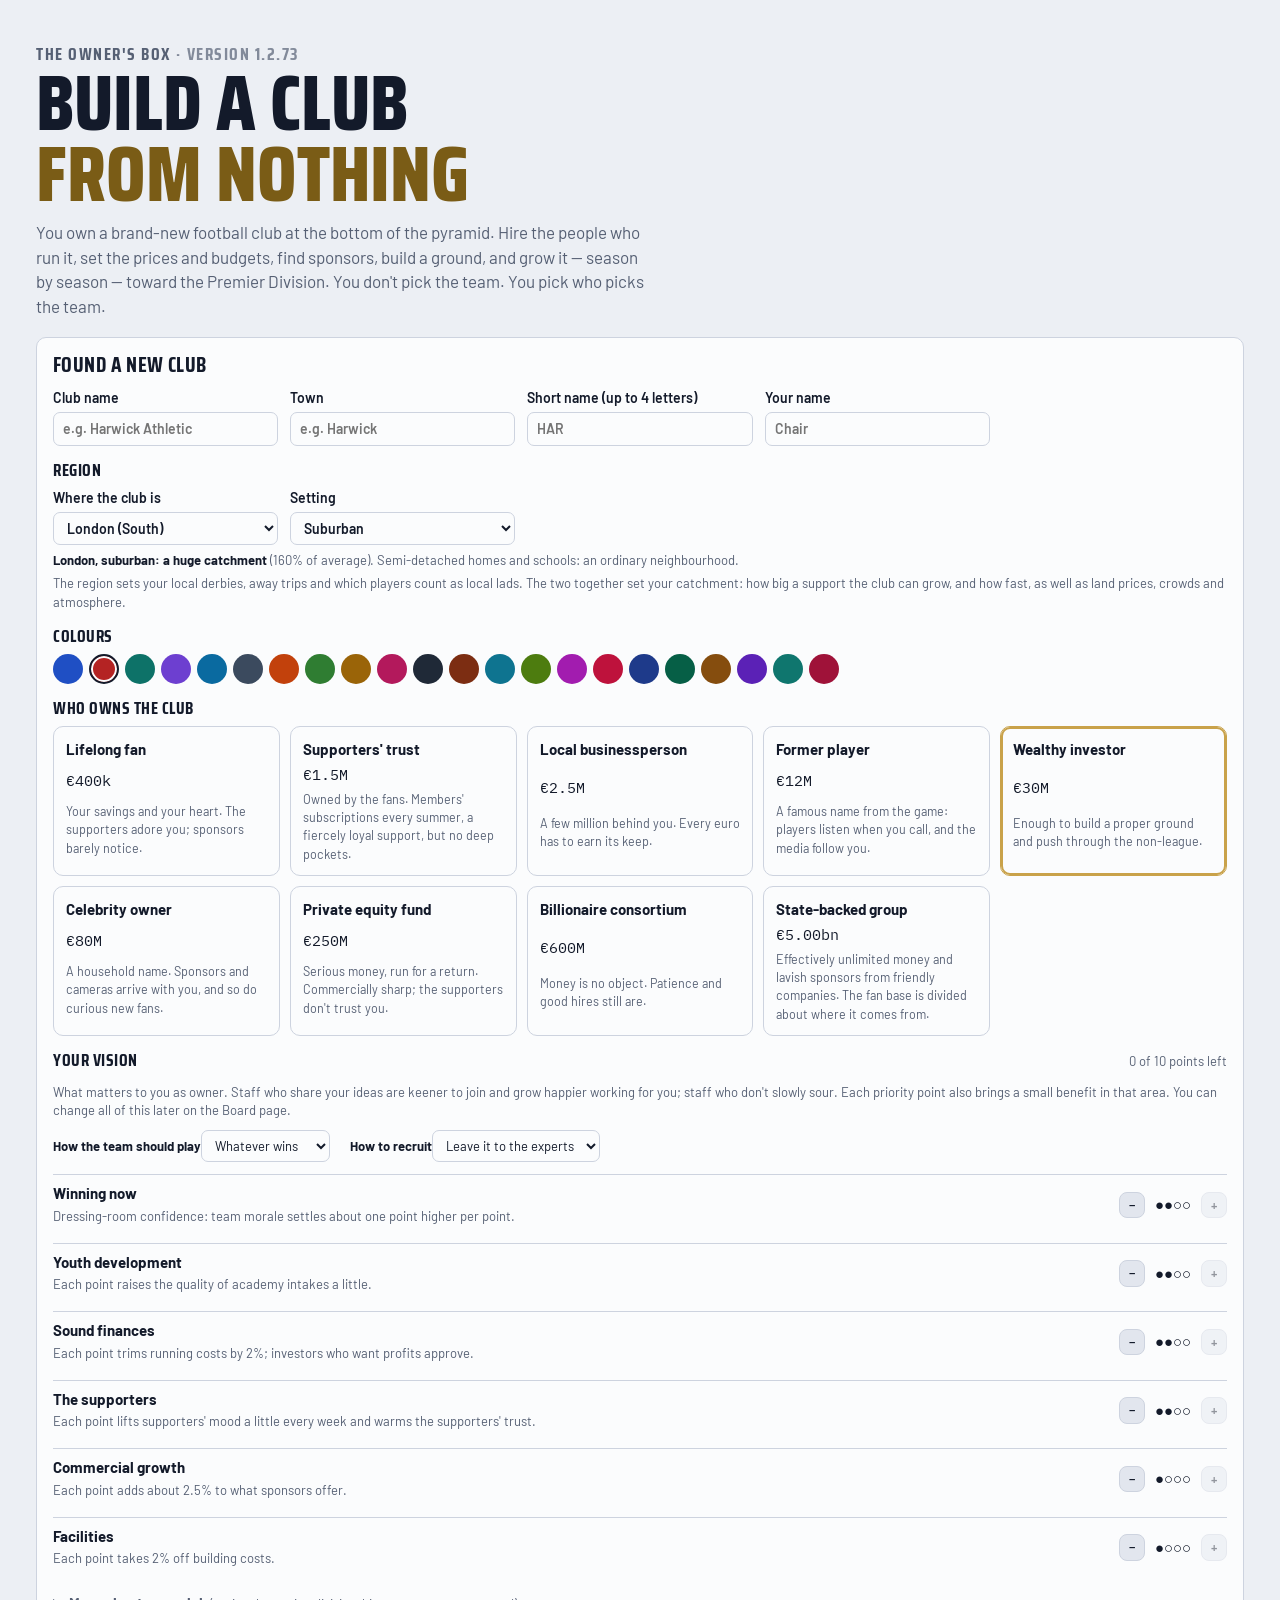
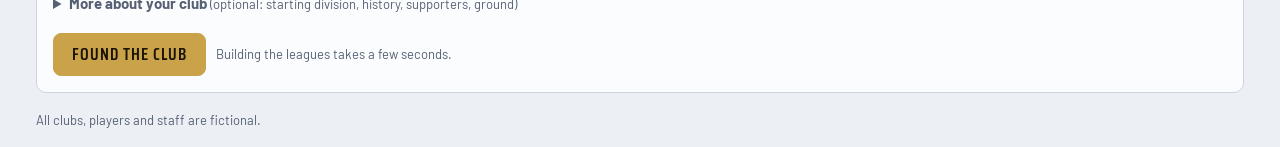
<file: index.html>
<!doctype html>
<html lang="en">
<head>
<meta charset="utf-8">
<meta name="viewport" content="width=device-width, initial-scale=1, viewport-fit=cover">
<title>The Owner's Box</title>
<meta name="description" content="Own a brand-new football club at the bottom of the pyramid. Hire the staff, set the prices, build the ground, and take it to the top.">
<meta name="theme-color" content="#111a2e">
<meta name="apple-mobile-web-app-capable" content="yes">
<meta name="apple-mobile-web-app-status-bar-style" content="black-translucent">
<meta name="apple-mobile-web-app-title" content="Owner's Box">
<link rel="manifest" href="manifest.webmanifest">
<link rel="icon" href="icon.svg" type="image/svg+xml">
<link rel="apple-touch-icon" href="apple-touch-icon.png">
<link rel="preconnect" href="https://fonts.googleapis.com">
<link rel="preconnect" href="https://fonts.gstatic.com" crossorigin>
<link rel="stylesheet" href="https://fonts.googleapis.com/css2?family=Barlow:wght@400;500;600;700&family=IBM+Plex+Mono:wght@400;600&family=Saira+Condensed:wght@600;700;800&display=swap">
<link rel="stylesheet" href="app.css">
<link rel="stylesheet" href="owner.css">
</head>
<body>
<div id="app"><div class="wrap gut" style="padding-block:40px"><p class="muted">Loading…</p></div></div>
<div id="modal"></div>
<div id="toast" hidden></div>
<div id="busy" class="busy" hidden><div>Working…</div></div>
<script src="js/names.js"></script>
<script src="js/core.js"></script>
<script src="js/staff.js"></script>
<script src="js/club.js"></script>
<script src="js/weather.js"></script>
<script src="js/match.js"></script>
<script src="js/events.js"></script>
<script src="js/cups.js"></script>
<script src="js/owners.js"></script>
<script src="js/board.js"></script>
<script src="js/partners.js"></script>
<script src="js/legends.js"></script>
<script src="js/friendlies.js"></script>
<script src="js/europe.js"></script>
<script src="js/sale.js"></script>
<script src="js/season.js"></script>
<script src="js/market.js"></script>
<script src="js/appeal.js"></script>
<script src="js/ui.js"></script>
<script src="js/ui2.js"></script>
<script src="js/main.js"></script>
</body>
</html>
</file>
<file: app.css>
/* Layout: floodlit-night scoreboard masthead with the Play control, a grass-tinted working surface below.
   Dense, sortable tables carry most of the game; the pitch diagram and live scoreboard are the two set pieces. */
:root{
  --bg:#ebf0e8; --surface:#fbfcf9; --surface-2:#e1e8de; --ink:#14211a; --muted:#56675d; --line:#cdd8cc;
  --board:#10231a; --board-2:#183528; --board-ink:#eaf3ec; --board-muted:#9db5a6;
  --pitch:#2c7a50; --pitch-2:#33845a; --chalk:rgba(255,255,255,.72);
  --accent:#e6a40c; --accent-ink:#875800; --on-accent:#1d1503;
  --win:#1b7f46; --draw:#7b847e; --loss:#bf3a25; --info:#2563a8; --crest-edge:rgba(0,0,0,.25);
  --zone-cc:#1b7f46; --zone-cs:#2563a8; --zone-po:#b07b00; --zone-down:#bf3a25;
  --f-display:"Saira Condensed","Arial Narrow",sans-serif;
  --f-body:"Barlow",system-ui,-apple-system,"Segoe UI",sans-serif;
  --f-mono:"IBM Plex Mono",ui-monospace,Menlo,monospace;
  --r:10px;
}
@media (prefers-color-scheme: dark){:root:not([data-theme="light"]){
  --bg:#0a130f; --surface:#101c16; --surface-2:#172720; --ink:#e3ece6; --muted:#8fa497; --line:#22382c;
  --board:#050b08; --board-2:#0f1f17; --board-ink:#eaf3ec; --board-muted:#86a090;
  --pitch:#1b5b3a; --pitch-2:#1f6341; --chalk:rgba(255,255,255,.55);
  --accent:#f1b52e; --accent-ink:#f1b52e; --on-accent:#1d1503;
  --win:#43c27a; --draw:#9aa39d; --loss:#f06b52; --info:#6ea8ec; --crest-edge:rgba(255,255,255,.25);
  --zone-cc:#43c27a; --zone-cs:#6ea8ec; --zone-po:#e0b040; --zone-down:#f06b52; color-scheme:dark}}
:root[data-theme="dark"]{
  --bg:#0a130f; --surface:#101c16; --surface-2:#172720; --ink:#e3ece6; --muted:#8fa497; --line:#22382c;
  --board:#050b08; --board-2:#0f1f17; --board-ink:#eaf3ec; --board-muted:#86a090;
  --pitch:#1b5b3a; --pitch-2:#1f6341; --chalk:rgba(255,255,255,.55);
  --accent:#f1b52e; --accent-ink:#f1b52e; --on-accent:#1d1503;
  --win:#43c27a; --draw:#9aa39d; --loss:#f06b52; --info:#6ea8ec; --crest-edge:rgba(255,255,255,.25);
  --zone-cc:#43c27a; --zone-cs:#6ea8ec; --zone-po:#e0b040; --zone-down:#f06b52; color-scheme:dark}

*{box-sizing:border-box}
[hidden]{display:none!important}
html{-webkit-text-size-adjust:100%}
body{margin:0}
body{background:var(--bg);color:var(--ink);font-family:var(--f-body);font-size:15px;line-height:1.45}
body::before{content:"";position:fixed;inset:0 0 auto;height:env(safe-area-inset-top,0px);z-index:10;background:var(--board)}
button{font:inherit;color:inherit;cursor:pointer}
:focus-visible{outline:2px solid var(--accent);outline-offset:2px}
h1,h2,h3{font-family:var(--f-display);text-wrap:balance;margin:0;line-height:1.05}
p{margin:0}
.num{font-family:var(--f-mono);font-variant-numeric:tabular-nums}
.eyebrow{font-family:var(--f-display);font-weight:700;text-transform:uppercase;letter-spacing:.09em;font-size:12px;color:var(--muted)}
.gut{padding-left:max(16px,env(safe-area-inset-left,0px));padding-right:max(16px,env(safe-area-inset-right,0px))}
.wrap{max-width:1240px;margin:0 auto}
.muted{color:var(--muted)} .small{font-size:13px} .tiny{font-size:12px}
.good{color:var(--win)} .bad{color:var(--loss)} .warn{color:var(--accent-ink)} .ok{color:var(--info)}

/* masthead */
.mast{background:var(--board);color:var(--board-ink);position:sticky;top:env(safe-area-inset-top,0px);z-index:5;border-bottom:3px solid var(--club,var(--accent))}
.mast-in{display:flex;flex-wrap:wrap;gap:10px 22px;align-items:center;justify-content:space-between;padding-block:10px 4px}
.ident{display:flex;gap:12px;align-items:center;min-width:0}
.ident h1{font-size:26px;font-weight:800;text-transform:uppercase;letter-spacing:.01em}
.ident .eyebrow{color:var(--board-muted)}
.mast-r{display:flex;gap:18px;align-items:center;flex-wrap:wrap}
.kpis{display:flex;gap:18px;margin:0;flex-wrap:wrap}
.kpis div{display:grid;gap:1px}
.kpis dt{font-family:var(--f-display);font-size:11px;text-transform:uppercase;letter-spacing:.1em;color:var(--board-muted)}
.kpis dd{margin:0;font-family:var(--f-mono);font-size:16px;font-weight:600;white-space:nowrap}
.meter{display:inline-block;width:48px;height:6px;border-radius:3px;background:rgba(255,255,255,.15);vertical-align:middle;margin-left:6px;overflow:hidden}
.meter i{display:block;height:100%;background:var(--accent)}
.meter.low i{background:var(--loss)}
.playbox{position:relative}
.playbtn{display:flex;align-items:stretch;border-radius:8px;overflow:hidden;background:var(--accent);color:var(--on-accent)}
.playbtn button{border:0;background:none;color:inherit;font-family:var(--f-display);font-weight:800;text-transform:uppercase;letter-spacing:.06em;font-size:17px;padding:8px 14px}
.playbtn button+button{border-left:1px solid rgba(0,0,0,.2);padding:8px 10px}
.playbtn.block{background:var(--board-2);color:var(--board-ink);border:1px solid var(--accent)}
.playmenu{position:absolute;right:0;top:calc(100% + 6px);background:var(--surface);color:var(--ink);border:1px solid var(--line);border-radius:10px;box-shadow:0 12px 30px rgba(0,0,0,.25);min-width:250px;padding:6px;z-index:30;display:grid}
.playmenu button{border:0;background:none;text-align:left;padding:9px 10px;border-radius:6px;display:grid}
.playmenu button:hover{background:var(--surface-2)}
.playmenu button small{color:var(--muted);font-size:12px}
.playmenu label{display:flex;gap:8px;align-items:center;padding:8px 10px;border-top:1px solid var(--line);margin-top:4px;font-size:14px}
.tabs{display:flex;gap:0;overflow-x:auto;overflow-y:hidden;overscroll-behavior-x:contain;scrollbar-width:none;margin-bottom:-3px}  /* sideways only: the tabs fill the bar exactly, and the bar (not each tab) overlaps the line beneath */
.tabs::-webkit-scrollbar{display:none}
.tabs button{background:none;border:0;padding:9px 11px 8px;font-family:var(--f-display);font-weight:700;font-size:15px;letter-spacing:.05em;text-transform:uppercase;color:var(--board-muted);border-bottom:3px solid transparent;margin-bottom:0;white-space:nowrap}
.tabs button[aria-current="page"]{color:var(--board-ink);border-bottom-color:var(--accent)}
.tabs button:hover{color:var(--board-ink)}
.tabs .dot{display:inline-block;min-width:16px;height:16px;border-radius:8px;background:var(--accent);color:var(--on-accent);font-size:11px;line-height:16px;text-align:center;margin-left:4px;font-family:var(--f-mono)}

main{padding-block:18px 56px}
.grid2{display:grid;grid-template-columns:minmax(0,1.55fr) minmax(0,1fr);gap:16px;align-items:start}
.grid3{display:grid;grid-template-columns:repeat(3,minmax(0,1fr));gap:16px;align-items:start}
.stack{display:grid;gap:16px;min-width:0;align-content:start}
.card{background:var(--surface);border:1px solid var(--line);border-radius:var(--r);padding:16px;min-width:0}
.card h2{font-size:21px;font-weight:700;text-transform:uppercase;letter-spacing:.02em}
.card h3{font-size:17px;font-weight:700;text-transform:uppercase;letter-spacing:.03em}
.card-h{display:flex;justify-content:space-between;align-items:baseline;gap:8px 12px;margin-bottom:12px;flex-wrap:wrap}
.row{display:flex;gap:10px;align-items:center;flex-wrap:wrap}
.between{justify-content:space-between}
.lead{font-size:16px;max-width:68ch}
.prose{display:grid;gap:8px;max-width:72ch}

.btn{border:1px solid var(--line);background:var(--surface-2);border-radius:8px;padding:7px 13px;font-weight:600;white-space:nowrap}
.btn:hover{border-color:var(--muted)}
.btn.primary{background:var(--accent);border-color:var(--accent);color:var(--on-accent);font-family:var(--f-display);font-size:17px;letter-spacing:.06em;text-transform:uppercase;padding:8px 18px}
.btn.sm{padding:3px 9px;font-size:13px}
.btn.danger{color:var(--loss)}
.btn:disabled{opacity:.45;cursor:not-allowed}
.lnk{border:0;background:none;padding:0;color:inherit;text-align:left;font-weight:600;text-decoration:underline;text-decoration-color:color-mix(in srgb,currentColor 30%,transparent);text-underline-offset:2px}
.lnk:hover{text-decoration-color:currentColor}
.seg{display:inline-flex;border:1px solid var(--line);border-radius:8px;overflow:hidden;background:var(--surface-2);flex-wrap:wrap}
.seg button{border:0;background:none;padding:5px 11px;font-weight:600;font-size:14px}
.seg button[aria-pressed="true"]{background:var(--ink);color:var(--surface)}
select,input[type=number],input[type=text]{font:inherit;padding:5px 8px;border-radius:8px;border:1px solid var(--line);background:var(--surface);color:var(--ink);max-width:100%}
label.f{display:grid;gap:3px;font-size:12px;color:var(--muted);font-weight:600}
.filters{display:flex;gap:10px;flex-wrap:wrap;align-items:end;margin-bottom:12px}

/* tables */
.tbl-wrap{overflow-x:auto;overflow-y:hidden;margin-inline:-2px}
table{border-collapse:collapse;width:100%;font-size:14px}
th{font-family:var(--f-display);text-transform:uppercase;letter-spacing:.06em;font-size:12px;color:var(--muted);text-align:left;font-weight:700;padding:6px;border-bottom:1px solid var(--line);white-space:nowrap}
th button{border:0;background:none;padding:0;font:inherit;color:inherit;letter-spacing:inherit;text-transform:inherit}
th[aria-sort] button{color:var(--ink)}
td{padding:5px 6px;border-bottom:1px solid var(--line);white-space:nowrap}
td.r,th.r{text-align:right} td.c,th.c{text-align:center}
td.wrap{white-space:normal;min-width:180px}
tr.me td{background:color-mix(in srgb,var(--accent) 15%,transparent);font-weight:600}
tr.sel td{background:color-mix(in srgb,var(--accent) 28%,transparent)}
tr.click{cursor:pointer} tr.click:hover td{background:var(--surface-2)}
tr.z-cc td:first-child{box-shadow:inset 3px 0 var(--zone-cc)} tr.z-cs td:first-child{box-shadow:inset 3px 0 var(--zone-cs)}
tr.z-po td:first-child{box-shadow:inset 3px 0 var(--zone-po)} tr.z-down td:first-child{box-shadow:inset 3px 0 var(--zone-down)}
.legend{display:flex;gap:14px;flex-wrap:wrap;font-size:12px;color:var(--muted);margin-top:8px}
.legend i{display:inline-block;width:10px;height:10px;border-radius:2px;margin-right:5px;vertical-align:-1px}
.pos{font-family:var(--f-mono);font-size:11px;font-weight:600;padding:1px 5px;border-radius:4px;background:var(--surface-2);border:1px solid var(--line)}
.chip{font-size:11px;font-weight:700;padding:1px 6px;border-radius:999px;font-family:var(--f-mono);white-space:nowrap}
.chip.fav{background:var(--win);color:#fff} .chip.inj{background:var(--loss);color:#fff} .chip.sus{background:var(--accent);color:var(--on-accent)} .chip.xi{background:var(--ink);color:var(--surface)}
.chip.hg{border:1px solid var(--line);color:var(--muted)} .chip.req{background:var(--loss);color:#fff} .chip.list{border:1px solid var(--accent-ink);color:var(--accent-ink)}
.fit{display:inline-block;width:38px;height:6px;border-radius:3px;background:var(--surface-2);vertical-align:middle;overflow:hidden;border:1px solid var(--line)}
.fit i{display:block;height:100%}
.ovr{font-family:var(--f-mono);font-weight:600}
.form{display:inline-flex;gap:2px;vertical-align:middle}
.form i{width:16px;height:16px;border-radius:3px;font-style:normal;font-size:10px;font-weight:700;display:grid;place-items:center;color:#fff;font-family:var(--f-mono)}
.form .W{background:var(--win)}.form .D{background:var(--draw)}.form .L{background:var(--loss)}
.stars{color:var(--accent-ink);letter-spacing:1px;white-space:nowrap}
.stars .un{color:var(--line)}
.bar{display:inline-block;width:70px;height:7px;border-radius:4px;background:var(--surface-2);border:1px solid var(--line);overflow:hidden;vertical-align:middle}
.bar i{display:block;height:100%;background:var(--accent)}
.crest{flex:none;vertical-align:middle}
.club-in{display:inline-flex;align-items:center;gap:6px}

/* home */
.fixture{display:grid;grid-template-columns:1fr auto 1fr;gap:10px;align-items:center;text-align:center;padding-block:4px 12px}
.fixture .team{display:grid;justify-items:center;gap:5px;min-width:0}
.fixture .team b{font-family:var(--f-display);font-size:21px;text-transform:uppercase;line-height:1}
.fixture .vs{font-family:var(--f-display);font-weight:800;font-size:20px;color:var(--muted)}
.cmp{display:grid;gap:8px;margin:4px 0 12px}
.cmp-row{display:grid;grid-template-columns:44px 1fr 44px;gap:8px;align-items:center;font-size:13px}
.cmp-row .lab{grid-column:1/-1;text-align:center;margin-bottom:-6px}
.split{height:8px;border-radius:4px;background:var(--surface-2);display:flex;overflow:hidden}
.split .a{background:var(--club,var(--accent))}.split .b{background:var(--muted);opacity:.45}
.res{display:grid;grid-template-columns:1fr auto 1fr;gap:8px;align-items:center;padding:6px 0;border-top:1px solid var(--line);font-size:14px}
.res:first-child{border-top:0}
.res .h{text-align:right}
.sc{font-family:var(--f-mono);font-weight:600;background:var(--surface-2);padding:1px 8px;border-radius:5px;min-width:54px;text-align:center;white-space:nowrap}
.news{display:grid;gap:9px;margin:0;padding:0;list-style:none}
.news li{border-left:3px solid var(--line);padding-left:10px;font-size:14px}
.news li.hi{border-color:var(--accent)}
.news small{display:block;color:var(--muted);font-size:12px}
.decision{border:1px solid var(--accent);border-radius:var(--r);padding:14px;background:color-mix(in srgb,var(--accent) 7%,var(--surface));display:grid;gap:8px}
.decision h3{font-size:18px}
.summary{border-top:4px solid var(--accent)}
.bar.hot i{background:var(--loss)}
.sv{display:grid;gap:8px;margin:10px 0}.sv-row{display:grid;grid-template-columns:120px minmax(0,1fr);gap:10px;align-items:baseline}.sv-row .eyebrow{font-size:11px}
@media (max-width:420px){.sv-row{grid-template-columns:minmax(0,1fr);gap:2px}}
.big{font-family:var(--f-display);font-weight:800;font-size:44px;line-height:1;text-transform:uppercase}
.ledger{display:grid;grid-template-columns:1fr auto;gap:4px 12px;margin:0}
.ledger dt{color:var(--muted)}.ledger dd{margin:0;text-align:right;font-family:var(--f-mono)}
.ledger .tot{border-top:1px solid var(--line);padding-top:6px;font-weight:700;color:var(--ink)}
.gauge{position:relative;height:12px;border-radius:6px;background:linear-gradient(90deg,var(--win) 0 56.6%,var(--accent) 56.6% 76.6%,var(--loss) 76.6%);margin:22px 0 22px;opacity:.85}
.gauge .mk{position:absolute;top:-6px;width:3px;height:24px;background:var(--ink);border-radius:2px}
.gauge .mk span{position:absolute;top:-18px;left:50%;transform:translateX(-50%);font-family:var(--f-mono);font-size:12px;font-weight:600;white-space:nowrap}
.gauge .tick{position:absolute;top:14px;font-size:11px;color:var(--muted);transform:translateX(-50%);font-family:var(--f-mono)}
.reg{display:flex;gap:18px;flex-wrap:wrap;font-size:14px}
.reg b{font-family:var(--f-mono)}

/* pitch */
.squad{display:grid;grid-template-columns:minmax(0,370px) minmax(0,1fr);gap:16px;align-items:start}
.pitch{position:relative;aspect-ratio:68/96;max-width:100%;border-radius:8px;overflow:hidden;background:repeating-linear-gradient(180deg,var(--pitch) 0 12.5%,var(--pitch-2) 12.5% 25%)}
.pitch svg.lines{position:absolute;inset:0;width:100%;height:100%}
.slot{position:absolute;transform:translate(-50%,-50%);display:grid;justify-items:center;gap:2px;background:none;border:0;padding:0;width:76px;color:#fff}
.slot .disc{width:38px;height:38px;border-radius:50%;display:grid;place-items:center;background:var(--club);border:2px solid rgba(255,255,255,.85);font-family:var(--f-mono);font-weight:600;font-size:14px;box-shadow:0 2px 6px rgba(0,0,0,.3)}
.slot .rl{font-size:10px;font-family:var(--f-mono);opacity:.85;margin-top:-2px}
.slot.oop .disc{border-style:dashed;border-color:var(--accent)}
.slot .disc{position:relative}
.slot .disc svg.ring{position:absolute;left:50%;top:50%;width:54px;height:54px;transform:translate(-50%,-50%);pointer-events:none;overflow:visible}
.slot .disc svg.ring path{fill:none;stroke-width:4;stroke-linecap:round}
.pitch.live .slot .disc svg.ring{display:none}
.pitch:not(.live) .slot .disc{margin-bottom:6px}
.pitch:not(.live) .slot .disc{z-index:1}
.slot.empty .disc{background:rgba(0,0,0,.25);border-style:dashed}
.slot.sel .disc{outline:3px solid var(--accent);outline-offset:2px}
.slot .nm{font-size:12px;font-weight:600;background:rgba(0,0,0,.45);padding:0 5px;border-radius:4px;max-width:76px;overflow:hidden;text-overflow:ellipsis;white-space:nowrap}
.slot .fb{width:34px;height:3px;background:rgba(0,0,0,.35);border-radius:2px;overflow:hidden}
.slot .fb i{display:block;height:100%}
.hint{font-size:13px;color:var(--muted)}
.train{display:grid;grid-template-columns:repeat(3,minmax(0,1fr));gap:8px}
.train button{text-align:left;border:1px solid var(--line);background:var(--surface-2);border-radius:8px;padding:9px;display:grid;gap:2px}
.train button[aria-pressed="true"]{border-color:var(--accent);box-shadow:inset 0 0 0 1px var(--accent);background:var(--surface)}
.train b{font-family:var(--f-display);font-size:16px;text-transform:uppercase}

/* live */
.board{background:var(--board);color:var(--board-ink);border-radius:var(--r);padding:16px;display:grid;grid-template-columns:1fr auto 1fr;align-items:center;gap:10px}
.board .t{display:flex;align-items:center;gap:10px;min-width:0}
.board .t.away{justify-content:flex-end;text-align:right}
.board .t b{font-family:var(--f-display);font-size:24px;text-transform:uppercase;line-height:1;overflow-wrap:anywhere}
.board .score{font-family:var(--f-display);font-weight:800;font-size:56px;line-height:1;text-align:center;letter-spacing:.04em}
.board .clock{display:block;font-family:var(--f-mono);font-size:14px;color:var(--accent);font-weight:600;letter-spacing:0}
.board .comp{grid-column:1/-1;text-align:center;color:var(--board-muted)}
.poss{display:flex;height:6px;border-radius:3px;overflow:hidden;margin:10px 0 4px;background:var(--surface-2)}
.poss .h{background:var(--hc)}.poss .a{background:var(--ac)}
.live-grid{display:grid;grid-template-columns:minmax(0,1.4fr) minmax(0,1fr);gap:16px;margin-top:14px;align-items:start}
.feed{list-style:none;margin:0;padding:0;max-height:480px;overflow-y:auto}
.feed li{display:grid;grid-template-columns:40px 1fr;gap:8px;padding:6px 0;border-bottom:1px solid var(--line);font-size:14px}
.feed .m{font-family:var(--f-mono);color:var(--muted);text-align:right}
.feed .goal{font-weight:700} .feed .goal .m{color:var(--accent-ink)}
.feed .tag{display:inline-block;width:8px;height:8px;border-radius:2px;margin-right:6px;vertical-align:middle}
.stats td{text-align:center}.stats td:first-child{text-align:left}.stats td:last-child{text-align:right}
.ctrl{display:grid;gap:12px}
.ctrl label{display:grid;gap:4px;font-size:13px;color:var(--muted)}

/* brackets & groups */
.ties{display:grid;gap:6px}
.tie{display:grid;grid-template-columns:minmax(0,1fr) auto;gap:2px 10px;border:1px solid var(--line);border-radius:8px;padding:6px 10px;font-size:14px}
.tie .w{font-weight:700}
.tie .me,.me-name{color:var(--accent-ink);font-weight:700}
.tie.mine{border:2px solid var(--accent);background:color-mix(in srgb,var(--accent) 15%,transparent);padding:5px 9px}
.tie .me .lnk,.me-name .lnk{color:inherit;font-weight:inherit}
.rounds{display:grid;grid-template-columns:repeat(auto-fill,minmax(250px,1fr));gap:14px}

/* modal */
.scrim{position:fixed;inset:0;background:rgba(5,12,9,.55);z-index:40;display:grid;place-items:start center;overflow-y:auto;padding:calc(30px + env(safe-area-inset-top,0px)) max(12px,env(safe-area-inset-right,0px)) 30px max(12px,env(safe-area-inset-left,0px))}
.modal{background:var(--surface);border-radius:12px;width:min(820px,100%);border:1px solid var(--line);box-shadow:0 20px 60px rgba(0,0,0,.35);min-width:0}
.modal-h{display:flex;gap:14px;align-items:center;padding:16px;border-bottom:1px solid var(--line);border-top:5px solid var(--mc,var(--accent));border-radius:12px 12px 0 0}
.modal-h h2{font-size:26px;text-transform:uppercase}
.modal-b{padding:16px;display:grid;gap:16px;grid-template-columns:minmax(0,1fr)}  /* content never wider than the card: wide tables scroll in their own box */
.modal-x{margin-left:auto;align-self:start}
.facts{display:grid;grid-template-columns:repeat(auto-fill,minmax(130px,1fr));gap:10px}
.facts div{display:grid;gap:1px}
.facts dt{font-family:var(--f-display);text-transform:uppercase;letter-spacing:.08em;font-size:11px;color:var(--muted)}
.facts dd{margin:0;font-weight:600}
.factor{display:grid;grid-template-columns:minmax(120px,1fr) auto 90px;gap:10px;align-items:center;font-size:14px;padding:4px 0;border-bottom:1px solid var(--line)}
.grade{font-family:var(--f-mono);font-weight:700;width:26px;text-align:center;border-radius:4px;padding:1px 0}
.grade.A{background:var(--win);color:#fff}.grade.B{background:color-mix(in srgb,var(--win) 55%,var(--surface));}.grade.C{background:var(--surface-2)}.grade.D{background:color-mix(in srgb,var(--loss) 40%,var(--surface))}.grade.F{background:var(--loss);color:#fff}

/* start */
.hero{padding-block:32px 18px;max-width:780px}
.hero h1{font-size:clamp(40px,8vw,78px);font-weight:800;text-transform:uppercase;line-height:.92}
.hero h1 span{color:var(--accent-ink)}
.hero p{font-size:17px;max-width:62ch;color:var(--muted);margin-top:10px}
.chips{display:flex;gap:6px;flex-wrap:wrap}
.chips button{border:1px solid var(--line);background:var(--surface);border-radius:999px;padding:4px 12px;font-size:13px;font-weight:600}
.chips button[aria-pressed="true"]{background:var(--ink);color:var(--surface);border-color:var(--ink)}

#toast{position:fixed;left:50%;bottom:calc(18px + env(safe-area-inset-bottom,0px));transform:translateX(-50%);background:var(--ink);color:var(--surface);padding:10px 16px;border-radius:8px;font-weight:600;font-size:14px;z-index:60;max-width:calc(100% - 32px);box-shadow:0 6px 20px rgba(0,0,0,.25)}
.busy{position:fixed;inset:0;z-index:50;display:grid;place-items:center;background:rgba(5,12,9,.35)}
.busy div{background:var(--board);color:var(--board-ink);padding:14px 20px;border-radius:10px;font-family:var(--f-display);font-size:20px;text-transform:uppercase;letter-spacing:.06em}

@media (max-width:980px){.grid3{grid-template-columns:minmax(0,1fr) minmax(0,1fr)}}
@media (max-width:860px){.grid2,.grid3,.squad,.live-grid{grid-template-columns:minmax(0,1fr)}.squad .pitch{max-width:380px;margin:0 auto;width:100%}}
@media (max-width:560px){
  .ident h1{font-size:20px}.kpis{gap:12px}.kpis dd{font-size:14px}
  .board .score{font-size:40px}.board .t b{font-size:16px}.board .t .crest{display:none}
  .fixture .team b{font-size:16px}.train{grid-template-columns:minmax(0,1fr)}
  .hide-sm{display:none}.tabs button{padding:9px 8px 8px;font-size:14px}
  .factor{grid-template-columns:1fr auto 70px}
}
@media (prefers-reduced-motion:no-preference){.feed li.new{animation:in .4s ease-out}@keyframes in{from{background:color-mix(in srgb,var(--accent) 30%,transparent)}}}
/* ratings out of 20 */
.rt{font-family:var(--f-mono);font-weight:600;display:inline-block;min-width:26px;text-align:center;border-radius:5px;padding:0 4px}
.rt.rng{color:var(--muted);font-weight:400;border:1px dashed var(--line)}
.a1{background:color-mix(in srgb,var(--loss) 22%,transparent)}.a2{background:var(--surface-2)}.a3{background:color-mix(in srgb,var(--win) 25%,transparent)}.a4{background:color-mix(in srgb,var(--accent) 45%,transparent)}
.atts{display:inline-flex;gap:3px;flex-wrap:nowrap}
.at{font-family:var(--f-mono);font-size:11px;padding:1px 4px;border-radius:4px;white-space:nowrap}
.attrs{display:grid;gap:6px}
.attr{display:grid;grid-template-columns:minmax(110px,1fr) minmax(80px,2fr) 54px;gap:10px;align-items:center;font-size:14px}
.attrs.coach .attr{grid-template-columns:minmax(150px,1.4fr) minmax(70px,1fr) 34px auto}
.abar{position:relative;height:10px;border-radius:5px;background:var(--surface-2);border:1px solid var(--line);overflow:hidden}
.abar i{position:absolute;top:0;bottom:0;border-radius:4px}
.abar i.a1{background:var(--loss)}.abar i.a2{background:var(--muted)}.abar i.a3{background:var(--win)}.abar i.a4{background:var(--accent)}
.train.arch{grid-template-columns:repeat(auto-fill,minmax(150px,1fr))}
input[type=text]{width:100%}
.rt.est{font-weight:600;border:1px dashed var(--line)}

/* rivalries */
.chip.rival{border:1px solid var(--loss);color:var(--loss)}
.chip.rival.r3{background:var(--loss);color:#fff}
.derby{border:1px solid var(--loss);border-radius:8px;padding:8px 10px;font-size:13px;margin:0 0 10px;background:color-mix(in srgb,var(--loss) 7%,var(--surface))}

/* club picker: a table on wide screens, a card per club on phones */
.only-narrow{display:none}
.pick-cards{gap:10px}
.pick-card{border:1px solid var(--line);border-left:4px solid var(--c);border-radius:var(--r);padding:12px;display:grid;gap:8px;background:var(--surface)}
.pick-stats{display:grid;grid-template-columns:repeat(3,minmax(0,1fr));gap:6px 10px;margin:0}
.pick-stats div{display:grid;gap:1px}
.pick-stats dt{font-family:var(--f-display);text-transform:uppercase;letter-spacing:.08em;font-size:11px;color:var(--muted)}
.pick-stats dd{margin:0;font-family:var(--f-mono);font-weight:600}
@media (max-width:760px){.only-wide{display:none}.only-narrow{display:grid}}
.tots{display:grid;gap:8px}
.tots-line{display:flex;flex-wrap:wrap;gap:6px 14px;align-items:baseline;padding:6px 0;border-top:1px solid var(--line)}
.tots-line .eyebrow{min-width:84px}
.tots-p.me{font-weight:700;color:var(--accent)}
.attr-more{display:grid;gap:6px}
.attr-more summary{cursor:pointer;padding:4px 0}
.attr-more[open] summary{margin-bottom:2px}
.train.styles{grid-template-columns:1fr;gap:6px}
.train.styles button{display:grid;grid-template-columns:minmax(110px,32%) 1fr;gap:10px;align-items:baseline;text-align:left;padding:8px 10px}
.train.styles button .tiny{font-size:12.5px}
/* Big tables (the squad list) scroll inside their own box below the sticky masthead, so the column
   headings and the sideways scrollbar stay in view; the first column stays put when scrolling sideways.
   Without this the headings vanished under the masthead as soon as you scrolled down. */
/* The squad table scrolls sideways only; the page does the vertical scrolling. It used to scroll inside a
   box that filled the phone screen, and iPhone Safari won't hand a swipe on to the page when such a box is
   at its end, so the page got stuck at the bottom of the table. The heading row is pinned by a floating
   copy (#float-head, kept in step by main.js) instead of sticky cells. */
.tbl-wrap.tall{overflow-x:auto;overflow-y:hidden}
.tbl-wrap.tall thead th{background:var(--surface);box-shadow:inset 0 -1px 0 var(--line)}
.tbl-wrap.tall th:first-child,.tbl-wrap.tall td:first-child{position:sticky;left:0;z-index:1;background:var(--surface)}
.tbl-wrap.tall thead th:first-child{z-index:3}
.tbl-wrap.tall td:first-child{box-shadow:1px 0 0 var(--line)}
/* Compact masthead on phones once you scroll down: club name and Play button only. */
.mast.compact .eyebrow,.mast.compact .kpis,.mast.compact .tabs{display:none}
.mast.compact .mast-in{flex-wrap:nowrap;padding-block:6px}
.mast.compact .ident{gap:8px;flex:1 1 auto}
.mast.compact .ident .crest{width:20px;height:23px}
.mast.compact .ident h1{font-size:17px;white-space:nowrap;overflow:hidden;text-overflow:ellipsis}
.mast.compact .ident>div{min-width:0}
.mast.compact .playbtn button{font-size:15px;padding:6px 12px}
/* The compact masthead keeps your place by scrolling by exactly the amount it shrank. Chrome's scroll
   anchoring makes the same correction on its own (Safari's doesn't), and the two together jumped the
   page back twice as far, bouncing the masthead open and shut. One correction, ours, everywhere. */
html{overflow-anchor:none}
.tbl-wrap.tall table{border-collapse:separate;border-spacing:0}  /* collapsed borders vanish under pinned cells */
/* Installed on an iPhone the page draws under the status bar (black-translucent). Reserve that space at
   the top of the page itself. Without it the sticky masthead, whose top offset is the same inset, had to
   shift down 47px from where the page had placed it, covering the top 29px+ of every page when the app
   opened (scrolling hid the problem); the start screen's title went under the status bar instead. */
body{padding-top:env(safe-area-inset-top,0px)}
/* landing: saved careers */
.saves{display:grid;gap:10px}
.save-row{display:flex;flex-wrap:wrap;gap:10px 16px;align-items:center;justify-content:space-between;padding:12px;border:1px solid var(--line);border-left:4px solid var(--c);border-radius:10px;background:var(--surface-2)}
.save-row.asking{border-color:var(--loss);border-left-color:var(--loss)}
.save-id{display:flex;gap:12px;align-items:center;min-width:0}
.save-id b{font-family:var(--f-display);font-size:19px;text-transform:uppercase;letter-spacing:.02em}
.save-act,.save-ask{gap:8px}
.save-ask{display:grid;gap:6px;justify-items:start}
.save-ask .btn.danger{border-color:var(--loss)}
/* Pinned name cells draw their own row line: rows have fractional heights, and a pinned cell could paint
   over the line of the one above it, leaving gaps beside some names. */
.tbl-wrap.tall td:first-child{border-bottom-color:transparent;box-shadow:inset 0 -1px 0 var(--line),1px 0 0 var(--line)}
#float-head{position:fixed;z-index:4;overflow:hidden;margin:0;background:var(--surface);box-shadow:0 2px 4px rgba(0,0,0,.08)}
#float-head[hidden]{display:none}
#float-head table{table-layout:fixed}
/* live match: your team */
.pitch.live{max-width:340px;width:100%;margin:0 auto}
.pitch.live .slot{width:64px}
.pitch.live .slot .disc{width:32px;height:32px;font-size:13px}
.pitch.live .slot .nm{font-size:11px;max-width:64px}
.slot .yc{position:absolute;top:0;right:12px;width:8px;height:11px;background:#f2c500;border-radius:1px;box-shadow:0 0 0 1px rgba(0,0,0,.3)}
.bench{display:grid;gap:6px}
.bench-p{display:grid;grid-template-columns:36px 1fr auto auto;gap:8px;align-items:center;text-align:left;border:1px solid var(--line);background:var(--surface-2);border-radius:8px;padding:6px 8px}
.bench-p.sel{border-color:var(--accent);box-shadow:inset 0 0 0 1px var(--accent);background:var(--surface)}
.bench-p:disabled{opacity:.55}
.bench-p .nm{font-weight:600;overflow:hidden;text-overflow:ellipsis;white-space:nowrap}
/* Live match layout. Wide: commentary | your team | controls and stats, so the pitch is in view while
   the match runs. Phone: controls, then your team, then commentary. */
.live-grid{grid-template-areas:"team ctrl" "team stats" "feed feed";grid-template-columns:minmax(0,1fr) minmax(0,1fr)}
.lv-feed{grid-area:feed}.lv-team{grid-area:team}.lv-stats{grid-area:stats}.lv-ctrl{grid-area:ctrl}
@media (min-width:1100px){.live-grid{grid-template-areas:"feed team ctrl" "feed team stats";grid-template-columns:minmax(0,1.15fr) minmax(320px,380px) minmax(0,1fr)}}
@media (max-width:860px){.live-grid{grid-template-areas:"ctrl" "team" "feed" "stats";grid-template-columns:minmax(0,1fr)}}

/* team needs */
.grid2.needs{grid-template-columns:repeat(auto-fill,minmax(min(100%,420px),1fr))}
.need{border-left:4px solid var(--line)}
.need.bad{border-left-color:var(--loss)} .need.warn{border-left-color:var(--accent)} .need.good{border-left-color:var(--win)}
.need-bars{display:grid;gap:6px}
.need-bars>div{display:grid;grid-template-columns:150px minmax(0,1fr) 40px;align-items:center;gap:8px}
.need-bars .num{text-align:right}
.nbar{position:relative;display:block;height:9px;border-radius:5px;background:var(--surface-2);border:1px solid var(--line);overflow:visible}
.nbar i{display:block;height:100%;border-radius:5px}
.nbar i.you{background:var(--ink)} .need.bad .nbar i.you{background:var(--loss)} .need.warn .nbar i.you{background:var(--accent)} .need.good .nbar i.you{background:var(--win)}
.nbar i.ref{background:var(--muted);opacity:.55} .nbar i.ref.lo{opacity:.3}
.nbar .tick{position:absolute;top:-4px;bottom:-4px;width:2px;background:var(--ink);transform:translateX(-1px)}
.need-flags{margin:8px 0 0;padding-left:18px;font-size:13px}
.need-t{margin-top:12px;display:grid;gap:6px}
.need-sum{display:flex;flex-wrap:wrap;gap:6px;margin-top:10px}
.need-chip{border:1px solid var(--line);font-weight:600}
.need-chip span{font-weight:800;margin-right:2px}
.need-chip.bad{background:var(--loss);color:#fff;border-color:var(--loss)} .need-chip.warn{border-color:var(--accent-ink);color:var(--accent-ink)} .need-chip.good{color:var(--win);border-color:var(--win)}
@media (max-width:560px){.need-bars>div{grid-template-columns:112px minmax(0,1fr) 34px}}
/* team needs: XI attribute profile and the Squad/Transfers summaries */
.need-overview p{margin:2px 0}
.need-attrs{display:grid;gap:6px;max-width:560px}
.need-attr{display:grid;grid-template-columns:128px 1fr 92px;gap:10px;align-items:center;font-size:14px}
.dbar{position:relative;height:8px;background:var(--surface-2);border-radius:4px}
.dbar::after{content:"";position:absolute;left:50%;top:-3px;bottom:-3px;width:1px;background:var(--muted)}
.dbar i{position:absolute;top:0;bottom:0;border-radius:4px}
.dbar i.pos{background:var(--win)}.dbar i.neg{background:var(--loss)}
.need-row{display:flex;justify-content:space-between;align-items:center;gap:10px;padding:6px 0;border-top:1px solid var(--line);flex-wrap:wrap}
.assist{gap:8px 18px;flex-wrap:wrap;align-items:center;margin-bottom:10px;padding:8px 10px;border:1px dashed var(--line);border-radius:8px}
/* live match ratings */
.mr{font-family:var(--f-mono);font-weight:700;font-size:12px;padding:0 4px;border-radius:4px;line-height:16px}
.mr1{background:color-mix(in srgb,var(--loss) 22%,var(--surface));color:var(--loss)}
.mr2{background:var(--surface-2);color:var(--ink)}
.mr3{background:color-mix(in srgb,var(--win) 22%,var(--surface));color:var(--win)}
.mr4{background:var(--win);color:#fff}
.slot .mr{position:absolute;top:-6px;left:2px;font-size:10px;line-height:14px;box-shadow:0 1px 2px rgba(0,0,0,.3)}
.mr-grid{display:grid;grid-template-columns:repeat(auto-fit,minmax(220px,1fr));gap:12px}
.mr-row{display:grid;grid-template-columns:34px 1fr auto;gap:6px;align-items:center;padding:3px 0;border-top:1px solid var(--line);font-size:14px}
.mr-row.off{opacity:.65}
.mr-row .nm{overflow:hidden;text-overflow:ellipsis;white-space:nowrap}
.yc-i,.rc-i{display:inline-block;width:7px;height:10px;border-radius:1px;vertical-align:-1px}
.yc-i{background:#f2c500}.rc-i{background:#d62d20}
.lv-rat{grid-area:rat}
.live-grid{grid-template-areas:"team ctrl" "team stats" "rat rat" "feed feed"}
@media (min-width:1100px){.live-grid{grid-template-areas:"feed team ctrl" "feed team stats" "feed team rat"}}
@media (max-width:860px){.live-grid{grid-template-areas:"ctrl" "team" "rat" "feed" "stats"}}
/* Play menu on phones: the button sits at the left of the masthead, so the menu hangs from its left edge
   (pinned right it ran 89px off the screen in portrait), fits the width, and scrolls if it's too tall. In
   the compact masthead the button is on the right again. */
@media (max-width:760px){
  .playmenu{right:auto;left:0;min-width:0;width:min(320px,calc(100vw - 32px));overflow-y:auto}
  .mast.compact .playmenu{left:auto;right:0}
}
/* matchday squad on the match card */
.msq{display:grid;gap:10px;margin:4px 0 12px}
.msq-list{display:flex;flex-wrap:wrap;gap:4px 6px;margin-top:4px}
.msq-p{display:inline-flex;align-items:center;gap:4px;padding:2px 6px;border:1px solid var(--line);border-radius:6px;font-size:13px;background:var(--surface-2)}
.msq-p.auto{opacity:.7;border-style:dashed}
.msq-p .x{border:0;background:none;padding:0 2px;font-size:15px;line-height:1;color:var(--muted)}
.msq-p .x:hover{color:var(--loss)}
.fri-book{gap:6px 12px;flex-wrap:wrap;align-items:end;margin-top:8px}
.fri-book select{max-width:240px}
/* live match: starters list, and ratings in a position someone isn't used to */
.rt-pair{display:inline-flex;align-items:center;gap:6px;white-space:nowrap}
.oop-r{font-family:var(--f-mono);font-size:12px;font-weight:600}
.oop-r.warn{color:var(--loss)}
.xi-p .mr{font-size:11px}

/* live match: scorers and bookings under the score; tabs instead of one long page */
.board .evs{display:flex;flex-direction:column;gap:0;font-size:13px;line-height:1.35;color:var(--board-ink);min-width:0}
.board .evs.away{align-items:flex-end;text-align:right}
.board .evs .ev{display:inline-flex;align-items:center;gap:4px;white-space:nowrap;overflow:hidden;text-overflow:ellipsis;max-width:100%}
.board .evs .ev-g{font-size:11px}
.lv-bar{margin-top:10px;padding:8px 10px}.lv-bar .row{flex-wrap:wrap;gap:8px;align-items:center}
.lv-tabs{display:flex;width:100%;margin:12px 0 10px}.lv-tabs button{flex:1}
.lv-body{grid-template-columns:minmax(0,1fr);gap:12px}.lv-body>*{grid-area:auto}.lv-body .card{margin:0}
.lv-body .ctrl .seg{display:flex}.lv-body .ctrl .seg button{flex:1 1 auto}
.lv-body .lv-feed .feed{max-height:none}
.slot .gl{position:absolute;top:16px;left:0;font-size:12px;line-height:1;background:var(--paper,#fff);border-radius:8px;padding:1px 2px;color:var(--ink)}
.lv-body .live-team .pitch.live{max-width:420px;margin:0 auto}
@media (max-width:560px){.board .evs{font-size:11.5px}}

.mr-adv{display:block;white-space:normal;overflow-wrap:anywhere;font-size:11px;color:var(--muted);font-weight:400;font-family:var(--f-mono);margin-top:1px}

/* youth page tabs */
.y-tabs{margin:0}.y-tabs button{padding:8px 6px;white-space:nowrap}
.tab-n{display:inline-block;min-width:18px;padding:0 5px;border-radius:9px;background:var(--line);color:var(--ink);font-size:11px;line-height:18px;font-family:var(--f-mono)}
.y-tabs button[aria-pressed="true"] .tab-n{background:var(--surface);color:var(--ink)}
@media (max-width:420px){.y-tabs button{font-size:13px;padding:8px 4px}}

/* season projection and transfer budget */
.proj-head{display:grid;gap:2px;margin-bottom:10px}.proj-head>span:first-child{font-size:13px;color:var(--muted)}
.proj-head>b{font-family:var(--f-display);font-size:34px;line-height:1.05}
table.proj{width:100%;table-layout:auto}table.proj td,table.proj th{padding:5px 6px;white-space:normal}table.proj td.num,table.proj th.num{white-space:nowrap;text-align:right;width:1%}
.proj-wrap{overflow:visible}table.proj tr.sec td{font-family:var(--f-display);text-transform:uppercase;letter-spacing:.04em;color:var(--muted);padding-top:12px;font-size:13px}
table.proj tr.tot td{font-weight:700;border-top:1px solid var(--line)}

.hours-strip{display:flex;align-items:center;gap:8px;flex-wrap:wrap;background:var(--surface);border:1px solid var(--line);border-radius:var(--r);padding:8px 12px;font-size:14px}
.hours-strip b{font-size:16px}.hours-strip .bar{flex:1 1 80px;min-width:60px}

/* tactics tabs: one column, pitch kept to phone width on desktop */
.squad.tac-one{grid-template-columns:minmax(0,1fr)}.squad.tac-one .pitch{max-width:440px;margin:0 auto;width:100%}
.tac-pick{scroll-margin-top:90px}
.subs-card,.sub-pick{scroll-margin-top:90px}

.win-badge{display:inline-block;margin-left:4px;padding:1px 7px;border-radius:9px;background:var(--accent);color:#1a1300;font-weight:700;letter-spacing:.04em;white-space:nowrap}
.chip.acad{background:var(--accent);color:#1a1300;border-color:transparent}
.inj-ask{border:2px solid var(--loss,#c0392b);margin-top:10px}

/* cup ties: the competition as a badge on the live scoreboard */
.board .cup-badge{display:inline-block;padding:3px 12px;border-radius:12px;background:var(--accent);color:#1a1300;font-family:var(--f-display);font-weight:800;letter-spacing:.05em;text-transform:uppercase;font-size:14px}
.board .cup-sub{display:block;margin-top:4px;font-size:12px;color:var(--board-muted)}
.opa{display:block;font-size:12px;font-weight:400;color:var(--muted);margin-top:1px;white-space:nowrap}
/* names wrap rather than clip, so a long name doesn't squash its XI / SUB tag into a blank chip */
.bench-p .nm{min-width:0;white-space:normal;overflow-wrap:anywhere}
.fixture .team .stand{display:grid;font-size:14px;line-height:1.3;margin:2px 0}.fixture .team .stand>span{white-space:nowrap}.fixture .team .stand b{font-size:15px}
/* away: your club's colour stays on your (right-hand) side of each bar */
.cmp.away .split .a{background:var(--muted);opacity:.45}.cmp.away .split .b{background:var(--club,var(--accent));opacity:1}
.cmp-labels{display:grid;grid-template-columns:1fr 1fr;gap:10px;margin-bottom:4px}.cmp-labels>span:last-child{text-align:right}
/* fitness as a number on the Tactics pitch: a small pill in the fitness colour */
.slot .fpct{font:700 11px/1 var(--f-mono);color:#fff;background:var(--fc);border-radius:7px;padding:2px 5px;margin-top:1px}

/* Transfer search: country toggles */
.cty-tog{display:flex;flex-wrap:wrap;gap:6px;align-items:center;margin:4px 0 10px}
.cty-tog .cty{font:600 12px/1 var(--f-body);padding:6px 10px;border-radius:999px;border:1px solid var(--line);background:transparent;color:var(--muted);cursor:pointer;text-decoration:line-through}
.cty-tog .cty.on{background:var(--ink);color:var(--surface);border-color:var(--ink);text-decoration:none}
.cty-tog .cty-all{white-space:nowrap} .cty-tog .lnk[disabled]{opacity:.4;cursor:default}
/* Favourite star: on player and prospect cards, and in the Favourites lists */
.star{border:0;background:none;padding:0 4px;font-size:1.1em;line-height:1;color:var(--muted);cursor:pointer;vertical-align:middle}
.star.on{color:var(--accent-ink)}
.modal-h h2 .star{font-size:.8em}

/* Competition colours: a stripe and a light tint on each fixture, result and the next-match card */
.ct{--ctc:transparent;border-left:4px solid var(--ctc);background:color-mix(in srgb,var(--ctc) 9%,transparent)}
.res.ct{padding-left:8px;border-radius:6px}
.ct-lg{--ctc:#2f7d32} .ct-fa{--ctc:#1f4fc4} .ct-lc{--ctc:#7c3aed} .ct-eu{--ctc:#d4a017} .ct-po{--ctc:#c2410c} .ct-fr{--ctc:#64748b}
.ct-key{display:flex;flex-wrap:wrap;gap:6px;margin-top:8px}
.ct-key .ct{font-size:12px;padding:3px 8px;border-radius:6px}

/* Live match: formations under the team names, and instruction options shaded by how well they fit the XI */
.board .tn{display:flex;flex-direction:column;min-width:0}
.board .tf{font-family:var(--f-mono, monospace);font-size:13px;opacity:.75;margin-top:4px}
.seg button.fit-g{background:color-mix(in srgb,var(--win) 22%,transparent)}
.seg button.fit-b{background:color-mix(in srgb,var(--loss) 30%,transparent)}
.seg button.fit-g[aria-pressed="true"]{background:var(--ink);box-shadow:inset 0 -4px 0 var(--win)}
.seg button.fit-b[aria-pressed="true"]{background:var(--ink);box-shadow:inset 0 -4px 0 var(--loss)}
.fit-key{display:inline-block;width:12px;height:12px;border-radius:3px;vertical-align:-1px;margin-left:4px}
.fit-key.fit-g{background:color-mix(in srgb,var(--win) 40%,transparent)}.fit-key.fit-b{background:color-mix(in srgb,var(--loss) 40%,transparent)}
.board .t.away .tn{align-items:flex-end}
.seg button.fit-g,.seg button.fit-b{color:var(--ink)}
.seg button.fit-g[aria-pressed="true"],.seg button.fit-b[aria-pressed="true"]{color:var(--surface)}
/* Next-match card: instruction dropdowns shaded by the chosen option's fit (iOS can't colour individual options) */
select.fit-g{background-color:color-mix(in srgb,var(--win) 20%,var(--surface));border-color:var(--win)}
select.fit-b{background-color:color-mix(in srgb,var(--loss) 22%,var(--surface));border-color:var(--loss)}
.edit-grid{display:grid;grid-template-columns:1fr 1fr;gap:4px 12px;margin-top:8px}.edit-grid .f{min-width:0}.edit-grid input,.edit-grid select{width:100%}
.share-pick{display:block}.share-pick input[type=range]{display:block;width:100%;margin:6px 0 2px;accent-color:var(--accent)}
.slot .ab{font-family:var(--f-mono);font-size:10px;font-weight:700;letter-spacing:.03em;background:rgba(255,255,255,.88);color:#1d2a22;padding:0 4px;border-radius:3px;line-height:1.4}
.pitch.live .slot .ab{font-size:9px}
.arch-key{display:flex;flex-wrap:wrap;gap:4px 10px;align-items:baseline}.arch-key .ak{white-space:nowrap;margin-right:8px}.arch-key .ak b{font-family:var(--f-mono);font-size:11px}
.arch-key details{flex-basis:100%}.arch-key details div{margin-top:4px;display:flex;flex-wrap:wrap;gap:2px 0}
.slot .abrow{display:flex;gap:3px;align-items:center}
.loan-b{font-family:var(--f-mono,monospace);font-size:9px;font-weight:700;line-height:1;padding:2px 3px;border-radius:3px;background:#2f6fb3;color:#fff;letter-spacing:.03em}
.loan-t{font-size:9px;padding:1px 4px;vertical-align:middle}
.pen-list{display:grid;gap:4px}.pen-row{display:grid;grid-template-columns:22px 1fr auto auto;gap:8px;align-items:center;padding:4px 0;border-top:1px solid var(--line)}.pen-row:first-child{border-top:0}

/* Favourite players: a star toggle on player cards and in the market. */
.fav-btn{background:none;border:0;padding:0 4px 0 0;font-size:1.1em;line-height:1;cursor:pointer;color:var(--muted);vertical-align:baseline} .fav-btn.on{color:#d4a017} .fav-btn.sm{font-size:1em} .modal-h .fav-btn{font-size:.8em;padding-left:4px}

/* Tactics depth chart: one card per position, rating first. */
table.depth{width:100%;table-layout:auto} table.depth td{padding:5px 4px;vertical-align:middle;border-bottom:1px solid var(--line);white-space:normal} table.depth td:last-child{width:1%;min-width:72px} table.depth td.num{width:1%;white-space:nowrap} table.depth tr.muted .lnk{opacity:.75} .depth-grid{align-items:start}
.depth-mv{display:inline-flex;gap:2px;margin-right:6px;vertical-align:middle} .depth-mv .btn.sm{padding:2px 6px;min-width:28px;line-height:1.2}
/* Tables on the player card fit a phone: tighter cells, and long club names may wrap. */
.modal details.prog table td, .modal details.prog table th{padding:4px 3px} .modal details.prog table td:first-child, .modal details.prog table td[style*="text-align:left"]{white-space:normal}
/* Loan lists on the Network page and market: one compact block per player. */
.loanlist{display:grid;gap:2px;margin-top:6px} .loanrow{padding:6px 0;border-bottom:1px solid var(--line)} .loanrow:last-child{border-bottom:0}
.ledger dd.t{font-family:inherit;font-size:14px}
/* New signing card: compact tiles and short lines that read well on a phone. */
.signcard{padding:10px 0;border-bottom:1px solid var(--line)} .signcard:last-child{border-bottom:0} .signtiles{display:grid;grid-template-columns:repeat(3,1fr);gap:8px} .signtiles>div{background:var(--bg,rgba(127,127,127,.08));border:1px solid var(--line);border-radius:8px;padding:6px 8px;display:flex;flex-direction:column;gap:4px;align-items:flex-start} .signtiles>div>span:first-child{font-size:11px;text-transform:uppercase;letter-spacing:.05em;color:var(--muted)} .signcard p{margin:2px 0}

/* Hall of fame */
.hof { padding: 12px 0; border-bottom: 1px solid var(--line); }
.hof:last-child { border-bottom: 0; }
.hof.ours { border-left: 3px solid var(--accent); padding-left: 10px; margin-left: -13px; }
.hof-stats { display: flex; gap: 14px; margin: 6px 0 4px; }
.hof-clubs { line-height: 1.6; }

/* Frozen table columns (the squad list's player and position): they stay in view while the table scrolls sideways. */
table.sq{border-collapse:separate;border-spacing:0}
table.sq .frz{position:sticky;z-index:1;background:var(--surface)}
table.sq thead .frz{z-index:2}
table.sq .frz-end{box-shadow:1px 0 0 var(--line)}
table.sq tr.me .frz,table.sq tr.me-row .frz{background:var(--surface-2,var(--surface))}

/* History: each season's cups and targets on a row of their own under it, kept on screen while the table scrolls sideways */
.hist-sub td{white-space:normal;text-align:left;padding-top:0}
.hist-sub td>div{position:sticky;left:6px;max-width:calc(100vw - 80px)}
tr:has(+ .hist-sub) td{border-bottom:0}
/* ...and the season column stays put as it scrolls */
table.histtbl{border-collapse:separate;border-spacing:0}
table.histtbl tr:not(.hist-sub)>:first-child{position:sticky;left:0;z-index:1;background:var(--surface);box-shadow:1px 0 0 var(--line)}
/* Depth chart: each position folds away */
details.depth-card > summary{list-style:none;margin-bottom:0;padding-bottom:0}
details.depth-card > summary::-webkit-details-marker{display:none}
details.depth-card > summary h3::before{content:"▸ ";color:var(--muted)}
details.depth-card[open] > summary h3::before{content:"▾ "}
details.depth-card[open] > summary{margin-bottom:8px}
details.depth-card:not([open]){padding-bottom:14px}

.chip.aca{border:1px solid var(--win);color:var(--win);background:transparent}
/* Small phones: the tactics pitch is narrow, so the player markers shrink a little to keep from overlapping */
@media (max-width: 360px) { .pitch:not(.live) .slot { transform: translate(-50%, -50%) scale(.8) } }
/* The tactics pitch's second line, position and type (1.2.62): kept to the marker's width */
.pitch:not(.live) .slot{width:72px}
.pitch:not(.live) .slot .nm{max-width:72px}
.pitch:not(.live) .slot .rl{max-width:70px;white-space:nowrap;overflow:hidden;text-overflow:ellipsis}
.pitch:not(.live) .slot .rl.at{font-family:inherit;font-size:10.5px}
</file>
<file: owner.css>
/* The Owner's Box: its own palette and components, on top of the shared base stylesheet (app.css). */
.page{padding-block:16px 60px}
.lnk{background:none;border:0;padding:0;color:inherit;text-decoration:underline;text-decoration-color:var(--line);text-underline-offset:3px;font:inherit;cursor:pointer;text-align:left}
.lnk:hover{text-decoration-color:var(--ink)}
.click{cursor:pointer}.click:hover td{background:var(--surface-2)}
.form-grid{display:grid;grid-template-columns:repeat(auto-fill,minmax(min(100%,220px),1fr));gap:12px}
.form-grid label,.price label{display:grid;gap:4px;font-weight:600;font-size:14px}
input:not([type]),input[type=text],input[type=number],select{font:inherit;padding:6px 9px;border:1px solid var(--line);border-radius:7px;background:var(--surface);color:var(--ink);min-width:0}
.num-in{width:120px;font-family:var(--f-mono)}.num-in.sm{width:64px}
.swatches{display:flex;flex-wrap:wrap;gap:6px}
.swatches button{width:30px;height:30px;border-radius:50%;border:2px solid transparent}
.swatches button[aria-pressed="true"]{border-color:var(--ink);box-shadow:0 0 0 2px var(--surface) inset}
.pick-cards{display:grid;grid-template-columns:repeat(auto-fill,minmax(min(100%,220px),1fr));gap:10px}
.pick-card{display:grid;gap:4px;text-align:left;border:1px solid var(--line);background:var(--surface);border-radius:var(--r);padding:12px}
.pick-card small{color:var(--muted)}
.pick-card[aria-pressed="true"]{border-color:var(--accent);box-shadow:0 0 0 2px var(--accent) inset}
.price-grid{display:grid;grid-template-columns:repeat(auto-fill,minmax(min(100%,260px),1fr));gap:14px}
.price p{margin-top:4px}
.todo{margin:0;padding-left:18px;display:grid;gap:6px}
.decision{border-left:3px solid var(--accent);padding-left:10px}
.results{list-style:none;margin:0;padding:0;display:grid;gap:6px}
.res{display:inline-block;width:20px;text-align:center;border-radius:4px;font-family:var(--f-mono);font-size:12px;font-weight:700;color:#fff;margin-right:2px}
.res.W{background:var(--win)}.res.D{background:var(--draw)}.res.L{background:var(--loss)}
table.lg td,table.lg th,table.sq td,table.sq th{padding:5px 6px;text-align:center;white-space:nowrap}
table.lg tr.me td{font-weight:700;background:color-mix(in srgb,var(--accent) 14%,transparent)}
table.lg tr.z-up td:first-child{box-shadow:inset 3px 0 0 var(--zone-cc)}
table.lg tr.z-po td:first-child{box-shadow:inset 3px 0 0 var(--zone-po)}
table.lg tr.z-down td:first-child{box-shadow:inset 3px 0 0 var(--zone-down)}
.ovr{padding:1px 5px;border-radius:4px}
.r-elite{background:#6d3fd0;color:#fff}.r-high{background:var(--win);color:#fff}.r-mid{background:color-mix(in srgb,var(--win) 25%,transparent)}.r-low{background:color-mix(in srgb,var(--accent) 25%,transparent)}.r-bad{background:color-mix(in srgb,var(--loss) 22%,transparent)}
.attr-grid{display:grid;grid-template-columns:repeat(auto-fill,minmax(min(100%,230px),1fr));gap:4px 16px}
.attr-r{display:grid;grid-template-columns:1fr 80px 28px;gap:8px;align-items:center;font-size:14px}
.attr-r .bar{width:80px}
.offer{padding:8px 0;border-top:1px solid var(--line)}
.cand{border:1px solid var(--line);border-radius:var(--r);padding:12px;display:grid;gap:6px}
.cand.dim{opacity:.6}
.factors{display:grid;gap:4px;margin:6px 0}
.factor{display:grid;grid-template-columns:150px 1fr 40px;gap:8px;align-items:center;font-size:13px}
.factor.top{font-weight:700}
.fbar{height:7px;border-radius:4px;background:var(--surface-2);border:1px solid var(--line);overflow:hidden}.fbar i{display:block;height:100%}
details summary{cursor:pointer;color:var(--muted)}
@media (max-width:860px){.grid2,.grid3{grid-template-columns:minmax(0,1fr)}.factor{grid-template-columns:120px 1fr 36px}}

/* Phones and tablets: 16px form text, or iPhone Safari zooms the page in on every tap of a field and stays zoomed. */
@media (pointer:coarse),(max-width:760px){input:not([type]),input[type=text],input[type=number],select,textarea{font-size:16px}.num-in{width:132px}.num-in.sm{width:76px}}
/* iOS only sends taps to elements that look clickable. */
[data-act]{cursor:pointer}.modal{cursor:auto}
.todo .lnk,.news .lnk{display:inline}
.btn,.seg button,.tabs button,.playbtn button{touch-action:manipulation;-webkit-tap-highlight-color:transparent}

/* Safari on iPhone: the dialog's width was a percentage of a grid column sized by its own content, so a long line of
   text could stretch the player card (and the page's columns) past the screen. Every column now has a definite width. */
.scrim{grid-template-columns:minmax(0,1fr);justify-items:center}
.modal{width:100%;max-width:820px}
.stack{grid-template-columns:minmax(0,1fr)}
.grid2>*,.grid3>*,.card,.modal-b,.modal-h>div,.decision,.offer,.cand,.attr-r>span:first-child{min-width:0}
.card,.modal,.decision{overflow-wrap:break-word}
.modal-h h2{overflow-wrap:anywhere}
.lnk{white-space:normal}
html,body{overflow-x:clip}
@media (max-width:760px){.btn{white-space:normal}.modal-h h2{font-size:22px}.facts{grid-template-columns:repeat(2,minmax(0,1fr))}}

/* Palette: a boardroom at night. Deep navy for the masthead and dark mode, brass for the accent, cool paper for the page.
   Same three states as the base sheet: system light, system dark (unless light is chosen), and an explicit dark choice. */
:root{
  --bg:#eceff4; --surface:#fbfcfd; --surface-2:#e2e6ee; --ink:#131a2a; --muted:#566074; --line:#cdd3df;
  --board:#111a2e; --board-2:#1b2743; --board-ink:#eef1f7; --board-muted:#9aa6bf;
  --accent:#c9a24a; --accent-ink:#7a5c16; --on-accent:#1a1404; --info:#2f5fa8;
}
@media (prefers-color-scheme: dark){:root:not([data-theme="light"]){
  --bg:#090e19; --surface:#101727; --surface-2:#172038; --ink:#e3e7f0; --muted:#8e99b0; --line:#232f49;
  --board:#060a14; --board-2:#0f1830; --board-ink:#eef1f7; --board-muted:#8a97b2;
  --accent:#d8b45e; --accent-ink:#d8b45e; --on-accent:#1a1404; --info:#7ea6e8; color-scheme:dark}}
:root[data-theme="dark"]{
  --bg:#090e19; --surface:#101727; --surface-2:#172038; --ink:#e3e7f0; --muted:#8e99b0; --line:#232f49;
  --board:#060a14; --board-2:#0f1830; --board-ink:#eef1f7; --board-muted:#8a97b2;
  --accent:#d8b45e; --accent-ink:#d8b45e; --on-accent:#1a1404; --info:#7ea6e8; color-scheme:dark}
/* The to-do list draws its own bullets: its items are buttons, which sit as boxes, so a wrapped one pushed the
   list's own bullet down to its last line. */
.todo{list-style:none;padding-left:0}
.todo li{display:flex;gap:8px;align-items:baseline}
.todo li::before{content:"•";color:var(--accent-ink);font-weight:700}

/* Settings (prices and budgets): name and figure, a compact euro box with steps, a usage bar, a line of help. */
.settings{display:grid}
.setting{display:grid;gap:8px;padding:14px 0;border-top:1px solid var(--line)}
.setting:first-child{border-top:0;padding-top:4px}
.setting-h{display:flex;justify-content:space-between;align-items:baseline;gap:10px;flex-wrap:wrap}
.setting-h .small{color:var(--muted);font-family:var(--f-mono)}
.setting-c{display:flex;align-items:center;gap:8px;flex-wrap:wrap}
.setting-c .btn.sm{min-width:36px;min-height:36px;font-size:18px;line-height:1;padding:0 10px}
.money-in{position:relative;display:inline-flex;align-items:center}
.money-in>span{position:absolute;left:10px;color:var(--muted);pointer-events:none;font-family:var(--f-mono)}
.money-in input{padding-left:24px;width:140px;text-align:right;font-family:var(--f-mono)}
.use{height:6px;border-radius:3px;background:var(--surface-2);overflow:hidden}.use i{display:block;height:100%}

.perf{display:grid;grid-template-columns:repeat(auto-fit,minmax(min(100%,200px),1fr));gap:14px}
.perf h3{font-size:14px;margin-bottom:4px;color:var(--muted)}
.sugg{border:1px solid var(--line);border-radius:10px;padding:10px 12px;margin:10px 0}
.sugg .row{gap:10px;flex-wrap:nowrap}
.sugg p{margin-top:6px}
.sugg-row{padding:8px 0;border-bottom:1px solid var(--line)}
.sugg-row:last-child{border-bottom:0}
.sugg-row .row{gap:8px;flex-wrap:nowrap}
.sugg-row p{margin-top:3px}
.designer td{padding:4px 6px}
.designer select{padding:4px 6px}
.offer.stand{display:block}
.offer.stand .row .btn{margin-top:4px}
/* Player names with their tags wrap in tables, so the tags never run into the next column. */
table.sq td:has(> .lnk[data-act="player"]){white-space:normal;min-width:9.5em;max-width:13em;line-height:1.5}
table.sq td:has(> .lnk[data-act="player"]) .chip{display:inline-block;margin:1px 3px 1px 0;line-height:1.4}
.slot .fitbar{display:block;width:38px;height:4px;margin:2px auto 0;background:rgba(255,255,255,.25);border-radius:2px;overflow:hidden}
.slot .fitbar i{display:block;height:100%}
.slot .fitpc{display:block;font-size:10px;line-height:1;opacity:.85}
/* The position · fitness line reads cleanly over pitch markings. */
.slot .rl{background:rgba(0,0,0,.45);padding:0 5px;border-radius:4px;opacity:1;margin-top:0}
.bulk{display:flex;flex-wrap:wrap;align-items:center;gap:8px;margin-bottom:10px;padding:8px 10px;border:1px solid var(--line);border-radius:10px}
.prog{margin:10px 0}
.prog summary{cursor:pointer;margin-bottom:6px}
.fanbar{display:flex;height:10px;border-radius:5px;overflow:hidden;margin:4px 0 8px}
.fanbar i{display:block;height:100%}
.dot{display:inline-block;width:9px;height:9px;border-radius:50%;vertical-align:middle}
.srate{display:inline-block;font-family:var(--f-mono);font-weight:700;font-size:15px;padding:1px 8px;border-radius:6px;background:var(--accent);color:var(--on-accent);vertical-align:middle;line-height:1.5}
.srate small{font-size:11px;font-weight:600;opacity:.8}

/* Table zones: European places at the top of the Premier Division, and a key under every league table. */
table.lg tr.z-cc td:first-child{box-shadow:inset 3px 0 0 var(--zone-cc)}
table.lg tr.z-cs td:first-child{box-shadow:inset 3px 0 0 var(--zone-cs)}
.zone-key{display:flex;flex-wrap:wrap;gap:4px 14px;margin-top:6px;color:var(--muted)}
.zone-key span{display:inline-flex;align-items:center;gap:6px}
.zone-key i{display:inline-block;width:4px;height:12px;border-radius:2px}
.zone-key .zk-cc,.zone-key .zk-up{background:var(--zone-cc)} .zone-key .zk-cs{background:var(--zone-cs)}
.zone-key .zk-po{background:var(--zone-po)} .zone-key .zk-down{background:var(--zone-down)}

/* A compact table (suggested loans): smaller type and tighter cells, so the frozen columns leave room to scroll. */
table.sq.tight{font-size:12px}
table.sq.tight td,table.sq.tight th{padding:4px 4px}
table.sq.tight th{font-size:10.5px}
table.sq.tight td:has(> .lnk[data-act="player"]){min-width:6.5em;max-width:8em;line-height:1.35}
table.sq.tight .pos{font-size:10.5px;padding:1px 4px}
table.sq.tight .ovr{font-size:11.5px}
table.sq.tight label.small{font-size:11px;gap:4px}
table.sq.tight td:has(> .lnk[data-act="player"]){min-width:5.5em;max-width:7em}
table.sq.tight label.small{white-space:nowrap}
/* Compact tables: the player cell keeps to his name and tags (no nationality or playing style), in smaller type. */
table.sq.tight .small{font-size:11px}
table.sq.tight .chip{font-size:9.5px;padding:0 4px}
table.sq.tight td:has(> .lnk[data-act="player"]) > .muted.small,table.sq.tight td:has(> .lnk[data-act="player"]) > br,table.sq.tight td:has(> .lnk[data-act="player"]) > br + .small{display:none}
</file>
